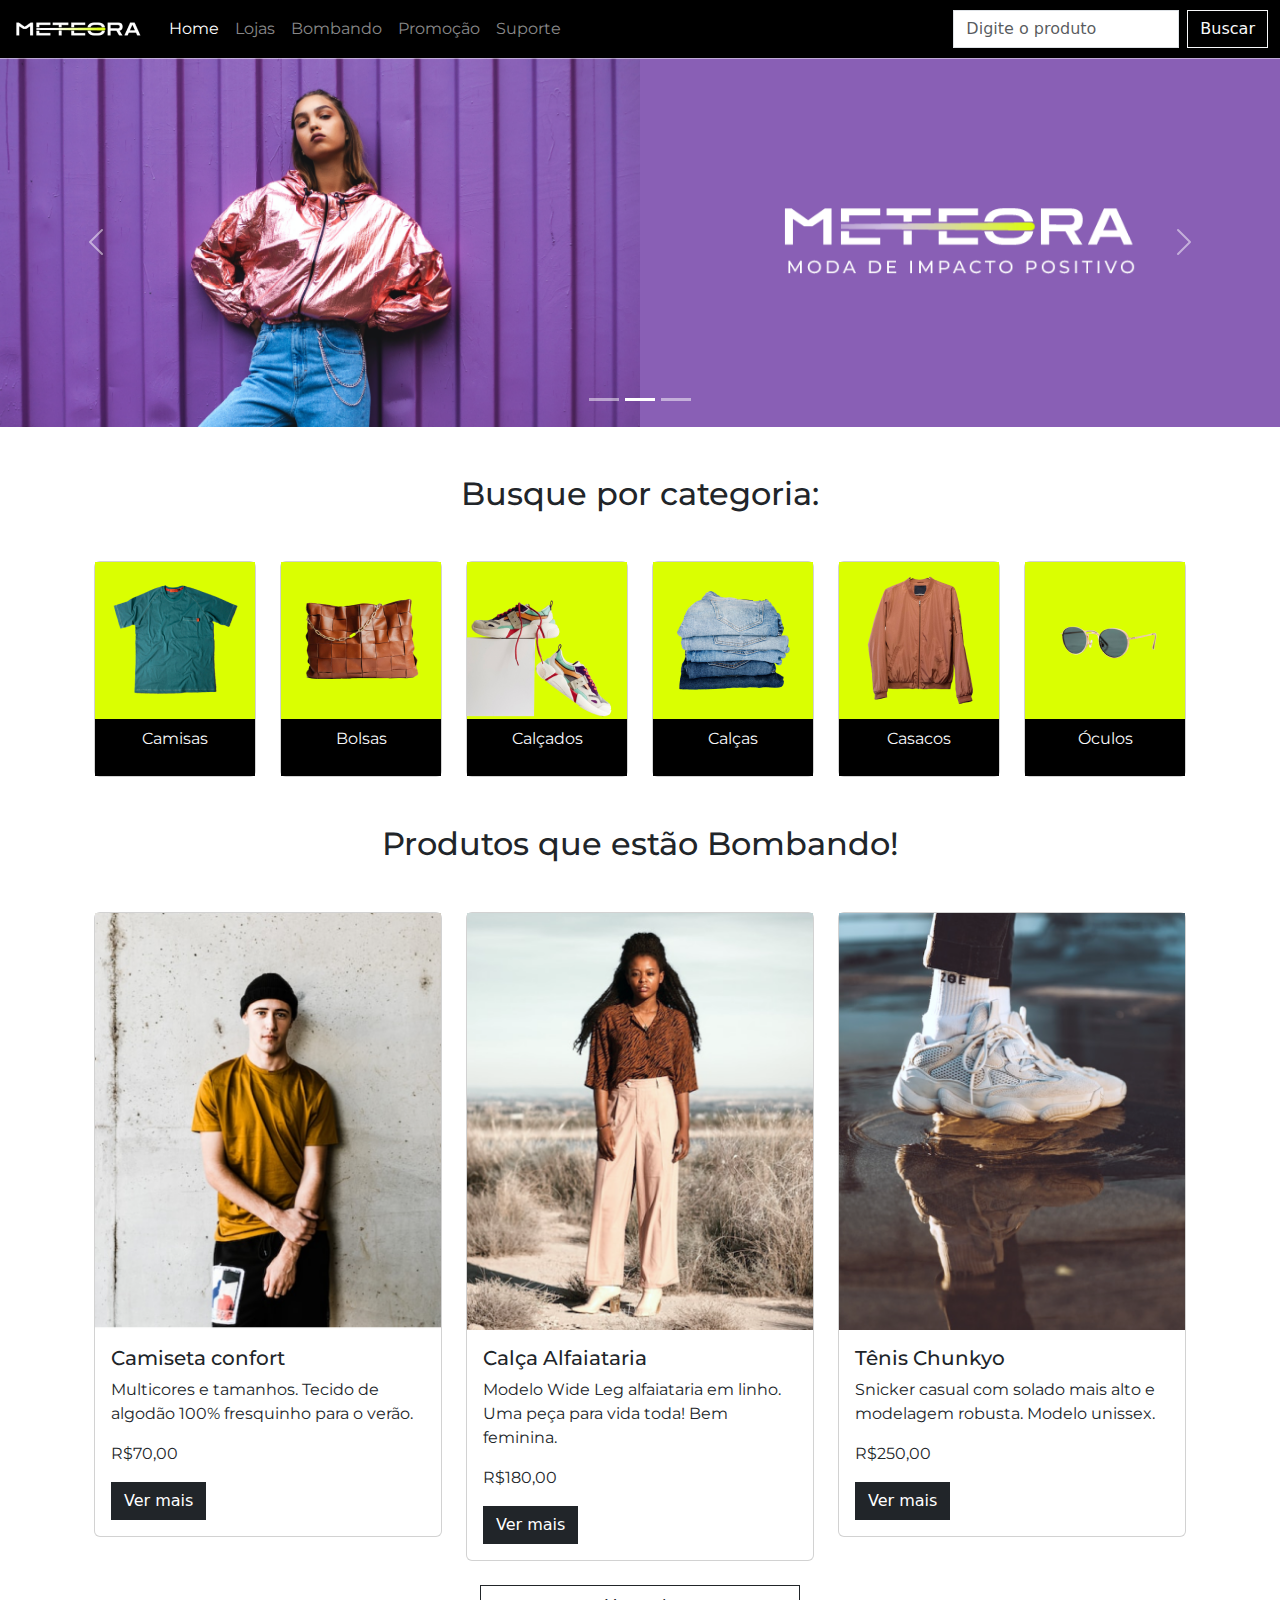
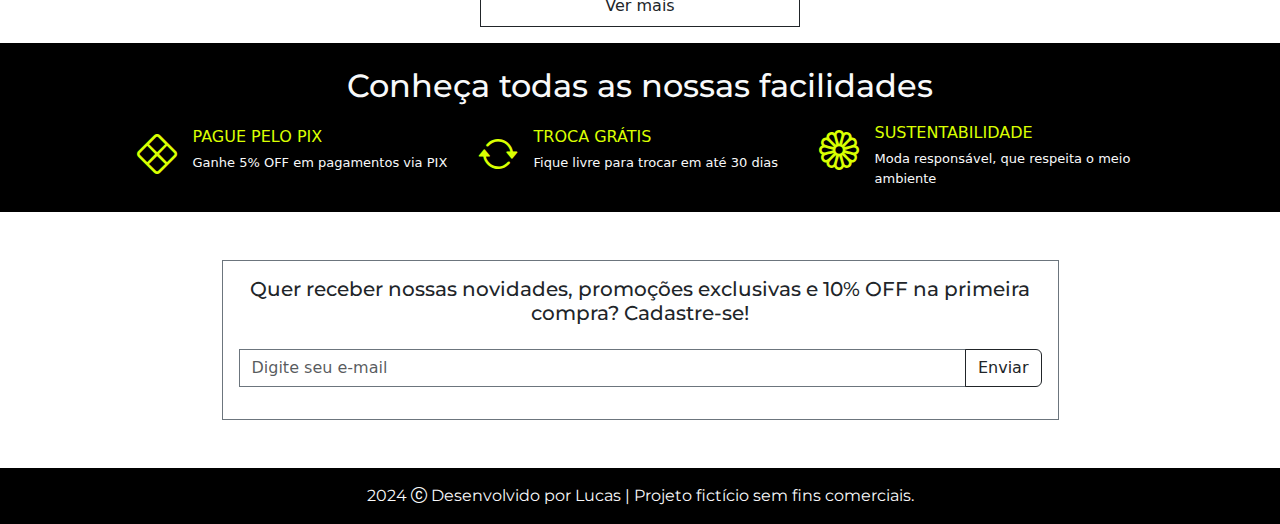
<file: meteora/index.html>
<!DOCTYPE html>
<html lang="pt-br">
<head>
    <meta charset="UTF-8">
    <meta http-equiv="X-UA-Compatible" content="IE=edge">
    <meta name="viewport" content="width=device-width, initial-scale=1.0">
    <link rel="shortcut icon" href="assets/favicon.png" type="image/x-icon">
    <title>METEORA</title>
    <link rel="stylesheet" href="style.css">
    <link rel="stylesheet" href="https://cdn.jsdelivr.net/npm/bootstrap-icons@1.11.3/font/bootstrap-icons.min.css">
    <link href="https://cdn.jsdelivr.net/npm/bootstrap@5.3.3/dist/css/bootstrap.min.css" rel="stylesheet" integrity="sha384-QWTKZyjpPEjISv5WaRU9OFeRpok6YctnYmDr5pNlyT2bRjXh0JMhjY6hW+ALEwIH" crossorigin="anonymous">
</head>
<body class="m-0 p-0">
    
    <nav class="navbar navbar-expand-md bg-black navbar-dark"><!-- Inicio NavBar -->
        <div class="container-fluid">
          <a class="navbar-brand" href="index.html"><h1 class="m-0"><img class="d-block" src="assets/logo-meteora.png" alt="logo-meteora"></h1></a>
          <button class="navbar-toggler" type="button" data-bs-toggle="collapse" data-bs-target="#navbarSupportedContent" aria-controls="navbarSupportedContent" aria-expanded="false" aria-label="Toggle navigation">
            <span class="navbar-toggler-icon"></span>
          </button>
          <div class="collapse navbar-collapse" id="navbarSupportedContent">
            <ul class="navbar-nav me-auto">
              <li class="nav-item">
                <a class="nav-link active" aria-current="page" href="index.html">Home</a>
              </li>
              <li class="nav-item">
                <a class="nav-link" href="links-navbar/lojas.html">Lojas</a>
              </li>
              <li class="nav-item">
                <a class="nav-link" href="links-navbar/bombando.html">Bombando</a>
              </li>
              <li class="nav-item">
                <a class="nav-link" href="links-navbar/promocao.html">Promoção</a>
              </li>
              <li class="nav-item">
                <a class="nav-link" href="links-navbar/suporte.html">Suporte</a>
              </li>
            </ul>
            <form class="d-flex" role="search">
              <input class="form-control me-2 rounded-0" type="search" placeholder="Digite o produto" aria-label="Pesquisar">
              <button class="btn btn-outline-light rounded-0" type="submit">Buscar</button>
            </form>
        </div>
        </div>
    </nav><!-- Fim NavBar -->
    
    <div id="carouselExampleCaptions" class="carousel slide" data-bs-ride="carousel"> <!-- Inicio Carrosel -->
        <div class="carousel-indicators">
          <button type="button" data-bs-target="#carouselExampleCaptions" data-bs-slide-to="0" class="" aria-label="Slide 1"></button>
          <button type="button" data-bs-target="#carouselExampleCaptions" data-bs-slide-to="1" aria-label="Slide 2" class="active" aria-current="true"></button>
          <button type="button" data-bs-target="#carouselExampleCaptions" data-bs-slide-to="2" aria-label="Slide 3" class=""></button>
        </div>
            <div class="carousel-inner">
              <div class="carousel-item active">
                <img class="w-100 img-fluid d-md-none" src="./assets/Mobile/banner1-mobile.png"
                  alt="Modelo feminina vestindo blusa rosa fluorescente, em fundo lilás.">
                <img class="w-100 img-fluid d-none d-md-block d-xl-none" src="./assets/Tablet/banner1-tablet.png"
                  alt="Modelo feminina vestindo blusa rosa fluorescente, em fundo lilás.">
                <img class="w-100 img-fluid d-none d-xl-block" src="./assets/Desktop/banner1-desktop.png"
                  alt="Modelo feminina vestindo blusa rosa fluorescente, em fundo lilás.">
              </div>
              <div class="carousel-item position-relative">
                <img class="w-100 img-fluid d-md-none" src="./assets/Mobile/banner2-mobile.png"
                  alt="Modelo feminina utilizando óculos escuros e vestindo conjunto esportivo de blusa e calça na cor preta, sentada em um sofá preto em um fundo rosa.">
                <img class="w-100 img-fluid d-none d-md-block d-xl-none" src="./assets/Tablet/banner2-tablet.png"
                  alt="Modelo feminina utilizando óculos escuros e vestindo conjunto esportivo de blusa e calça na cor preta, sentada em um sofá preto em um fundo rosa.">
                <img class="w-100 img-fluid d-none d-xl-block" src="./assets/Desktop/banner2-desktop.png"
                  alt="Modelo feminina utilizando óculos escuros e vestindo conjunto esportivo de blusa e calça na cor preta, sentada em um sofá preto em um fundo rosa.">
                <div class="carousel-caption position-absolute posicao">
                  <h5 class="fs-1">COLEÇÃO ATEMPORAL</h5>
                </div>
              </div>
              <div class="carousel-item position-relative">
                <img class="w-100 img-fluid d-md-none" src="./assets/Mobile/banner3-mobile.png"
                  alt="Modelo feminina utilizando óculos escuros e vestindo conjunto esportivo de blusa e calça na cor preta, sentada em um sofá preto em um fundo rosa.">
                <img class="w-100 img-fluid d-none d-md-block d-xl-none" src="./assets/Tablet/banner3-tablet.png"
                  alt="Modelo feminina utilizando óculos escuros e vestindo conjunto esportivo de blusa e calça na cor preta, sentada em um sofá preto em um fundo rosa.">
                <img class="w-100 img-fluid d-none d-xl-block" src="./assets/Desktop/banner3-desktop.png"
                  alt="Modelo feminina utilizando óculos escuros e vestindo conjunto esportivo de blusa e calça na cor preta, sentada em um sofá preto em um fundo rosa.">
                <div class="carousel-caption position-absolute posicao">
                  <h5 class="fs-1">SEMPRE NA MODA</h5>
                </div>
              </div>
            </div>
        <button class="carousel-control-prev" type="button" data-bs-target="#carouselExampleCaptions" data-bs-slide="prev">
          <span class="carousel-control-prev-icon" aria-hidden="true"></span>
          <span class="visually-hidden">Anterior</span>
        </button>
        <button class="carousel-control-next" type="button" data-bs-target="#carouselExampleCaptions" data-bs-slide="next">
          <span class="carousel-control-next-icon" aria-hidden="true"></span>
          <span class="visually-hidden">Próximo</span>
        </button>
    </div> <!-- Fim Carrosel -->

    <h2 class="text-center my-3 my-xl-5 titulos-com-borda">Busque por categoria:</h2>

    <div class="container row mx-auto g-4"> <!-- Inicio Categorias -->

      <div class="col-6 col-md-4 col-xl-2">  
        <div class="card"> 
          <img class="d-md-none d-block" src="./assets/Mobile/categorias/categoria-camiseta.png" alt="fds">
          <img class="d-none d-md-block d-xl-none" src="./assets/Tablet/categorias/categoria-camiseta.png" alt="fds">
          <img class="d-none d-xl-block" src="./assets/Desktop/categorias/categoria-camiseta.png" alt="fds">
          <div class="card-header bg-black">
            <p class="text-center text-light">Camisas</p>
          </div>
        </div>
      </div>

      <div class="col-6 col-md-4 col-xl-2">  
        <div class="card">
          <img class="d-md-none d-block" src="./assets/Mobile/categorias/categoria-bolsas.png" alt="fds">
          <img class="d-none d-md-block d-xl-none" src="./assets/Tablet/categorias/categoria-bolsas.png" alt="fds">
          <img class="d-none d-xl-block" src="./assets/Desktop/categorias/categoria-bolsa.png" alt="fds">
          <div class="card-header bg-black">
            <p class="text-center text-light">Bolsas</p>
          </div>
        </div>
      </div>

      <div class="col-6 col-md-4 col-xl-2">  
        <div class="card">
          <img class="d-md-none d-block" src="./assets/Mobile/categorias/categoria-calcados.png" alt="fds">
          <img class="d-none d-md-block d-xl-none" src="./assets/Tablet/categorias/categoria-calcados.png" alt="fds">
          <img class="d-none d-xl-block" src="./assets/Desktop/categorias/categoria-calcados.png" alt="fds">
          <div class="card-header bg-black">
            <p class="text-center text-light">Calçados</p>
          </div>
        </div>
      </div>

      <div class="col-6 col-md-4 col-xl-2">  
        <div class="card">
          <img class="d-md-none d-block" src="./assets/Mobile/categorias/categoria-calcas.png" alt="fds">
          <img class="d-none d-md-block d-xl-none" src="./assets/Tablet/categorias/categoria-calcas.png" alt="fds">
          <img class="d-none d-xl-block" src="./assets/Desktop/categorias/categoria-calcas.png" alt="fds">
          <div class="card-header bg-black">
            <p class="text-center text-light">Calças</p>
          </div>
        </div>
      </div>

      <div class="col-6 col-md-4 col-xl-2">  
        <div class="card">
          <img class="d-md-none d-block" src="./assets/Mobile/categorias/categoria-casacos.png" alt="fds">
          <img class="d-none d-md-block d-xl-none" src="./assets/Tablet/categorias/categoria-casacos.png" alt="fds">
          <img class="d-none d-xl-block" src="./assets/Desktop/categorias/categoria-casacos.png" alt="fds">
          <div class="card-header bg-black">
            <p class="text-center text-light">Casacos</p>
          </div>
        </div>
      </div>

      <div class="col-6 col-md-4 col-xl-2">  
        <div class="card">
          <img class="d-md-none d-block" src="./assets/Mobile/categorias/categoria-oculos.png" alt="fds">
          <img class="d-none d-md-block d-xl-none" src="./assets/Tablet/categorias/categoria-oculos.png" alt="fds">
          <img class="d-none d-xl-block" src="./assets/Desktop/categorias/categoria-oculos.png" alt="fds">
          <div class="card-header bg-black">
            <p class="text-center text-light">Óculos</p>
          </div>
        </div>
      </div>

    </div> <!-- Fim Categorias -->

    <h2 class="container text-center my-3 my-xl-5">Produtos que estão Bombando!</h2>

    <div class="container row mx-auto g-4"> <!-- Inicio Produtos -->

      <div class="col-12 col-md-6 col-lg-4 pb-4">
        <div class="card">
          <img class="d-md-none d-block" src="./assets/Mobile/produtos/camiseta.png" alt="fds">
          <img class="d-none d-md-block d-xl-none" src="./assets/Tablet/produtos/camiseta.png" alt="fds">
          <img class="d-none d-xl-block" src="./assets/Desktop/produtos/camiseta.png" alt="fds">
          <div class="card-body">
            <h5 class="card-title">Camiseta confort</h5>
            <p class="card-text">Multicores e tamanhos. Tecido de algodão 100% fresquinho para o verão.</p>
            <p>R$70,00</p>
            <a href="#" class="btn btn-dark rounded-0">Ver mais</a>
          </div>
        </div>
      </div>

      <div class="col-12 col-md-6 col-lg-4 pb-4">
        <div class="card">
          <img class="d-md-none d-block" src="./assets/Mobile/produtos/calca.png" alt="fds">
          <img class="d-none d-md-block d-xl-none" src="./assets/Tablet/produtos/calca.png" alt="fds">
          <img class="d-none d-xl-block" src="./assets/Desktop/produtos/calca.png" alt="fds">
          <div class="card-body">
            <h5 class="card-title">Calça Alfaiataria</h5>
            <p class="card-text">Modelo Wide Leg alfaiataria em linho. Uma peça para vida toda! Bem feminina.</p>
            <p>R$180,00</p>
            <a href="#" class="btn btn-dark rounded-0">Ver mais</a>
          </div>
        </div>
      </div>

      <div class="col-12 col-md-6 col-lg-4 pb-4">
        <div class="card">
          <img class="d-md-none d-block" src="./assets/Mobile/produtos/tenis.png" alt="fds">
          <img class="d-none d-md-block d-xl-none" src="./assets/Tablet/produtos/tenis.png" alt="fds">
          <img class="d-none d-xl-block" src="./assets/Desktop/produtos/tenis.png" alt="fds">
          <div class="card-body">
            <h5 class="card-title">Tênis Chunkyo</h5>
            <p class="card-text">Snicker casual com solado mais alto e modelagem robusta. Modelo unissex.</p>
            <p>R$250,00</p>
            <a href="#" class="btn btn-dark rounded-0">Ver mais</a>
          </div>
        </div>
      </div>

    </div> <!-- Fim Produtos -->

    <a href="links-navbar/bombando.html" type="button" class="container d-flex mb-3 w-25 justify-content-center btn btn-outline-dark rounded-0 py-2">Ver mais</a>

    <section class="py-4 bg-black">
      <!-- Inicio Facilidades -->

      <h2 class="pb-2 text-center text-light">Conheça todas as nossas facilidades</h2>

      <div class="d-flex flex-column flex-lg-row justify-content-center align-items-center gap-3 px-3">
        <div class="divs-facilidades d-flex">
          <div><i class="bi bi-x-diamond fs-1 texto-cor-verde"></i></div>
          <div>
            <div class="ms-3 mb-1 texto-cor-verde">PAGUE PELO PIX</div>
            <div class="texto-menor ms-3 text-light">Ganhe 5% OFF em pagamentos via PIX</div>
          </div>
        </div>

        <div class="divs-facilidades d-flex">
          <div><i class="bi bi-arrow-repeat fs-1 texto-cor-verde"></i></div>
          <div>
            <div class="ms-3 mb-1 texto-cor-verde">TROCA GRÁTIS</div>
            <div class="texto-menor ms-3 text-light">Fique livre para trocar em até 30 dias</div>
          </div>
        </div>

        <div class="divs-facilidades d-flex">
          <div><i class="bi bi-flower1 fs-1 texto-cor-verde"></i></div>
          <div>
            <div class="ms-3 mb-1 texto-cor-verde">SUSTENTABILIDADE</div>
            <div class="texto-menor ms-3 text-light">Moda responsável, que respeita o meio ambiente</div>
          </div>
        </div>
      </div>

    </section> <!-- Fim Facilidades -->

    <div class="container"> <!-- Inicio Form -->
      <form class="container w-75 d-flex flex-column border border-secondary my-3 my-xl-5 p-3 text-center">
        
        <h5>Quer receber nossas novidades, promoções exclusivas e 10% OFF na primeira compra? Cadastre-se!</h5>

        <div class="input-group my-3">
          <input type="email" class="form-control border-secondary rounded-0" placeholder="Digite seu e-mail" aria-label="Digite seu e-mail" aria-describedby="button-addon2" /> 
          <button class="btn btn-outline-dark" type="button" id="button-addon2">Enviar</button>
        </div>

      </form>
    </div> <!-- Fim Form -->

    <footer class="text-center bg-black"> <!--Inicio Footer-->
      <p class="py-3 text-light">2024 <i class="bi bi-c-circle"></i> Desenvolvido por Lucas | Projeto fictício sem fins comerciais.</p>
    </footer> <!--Fim Footer-->
    <script src="https://cdn.jsdelivr.net/npm/bootstrap@5.3.3/dist/js/bootstrap.bundle.min.js" integrity="sha384-YvpcrYf0tY3lHB60NNkmXc5s9fDVZLESaAA55NDzOxhy9GkcIdslK1eN7N6jIeHz" crossorigin="anonymous"></script>
</body>
</html>
</file>
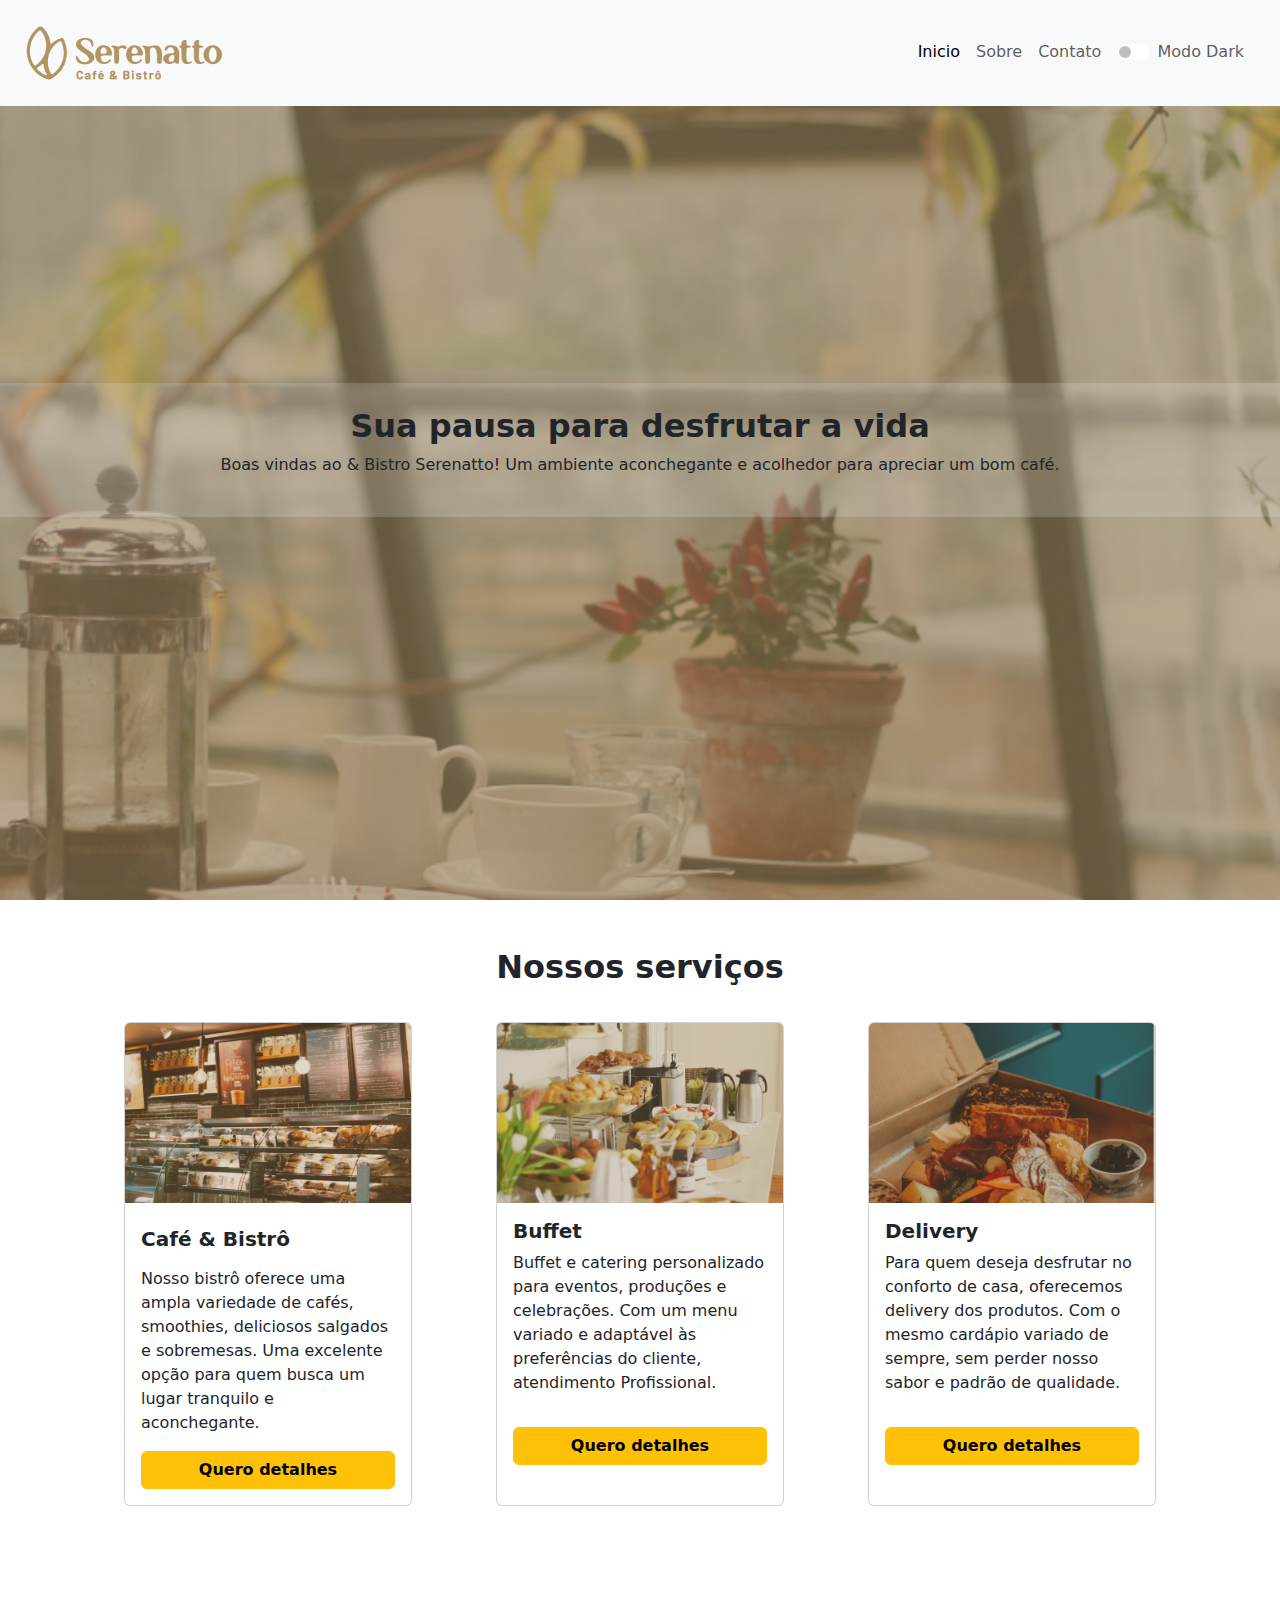
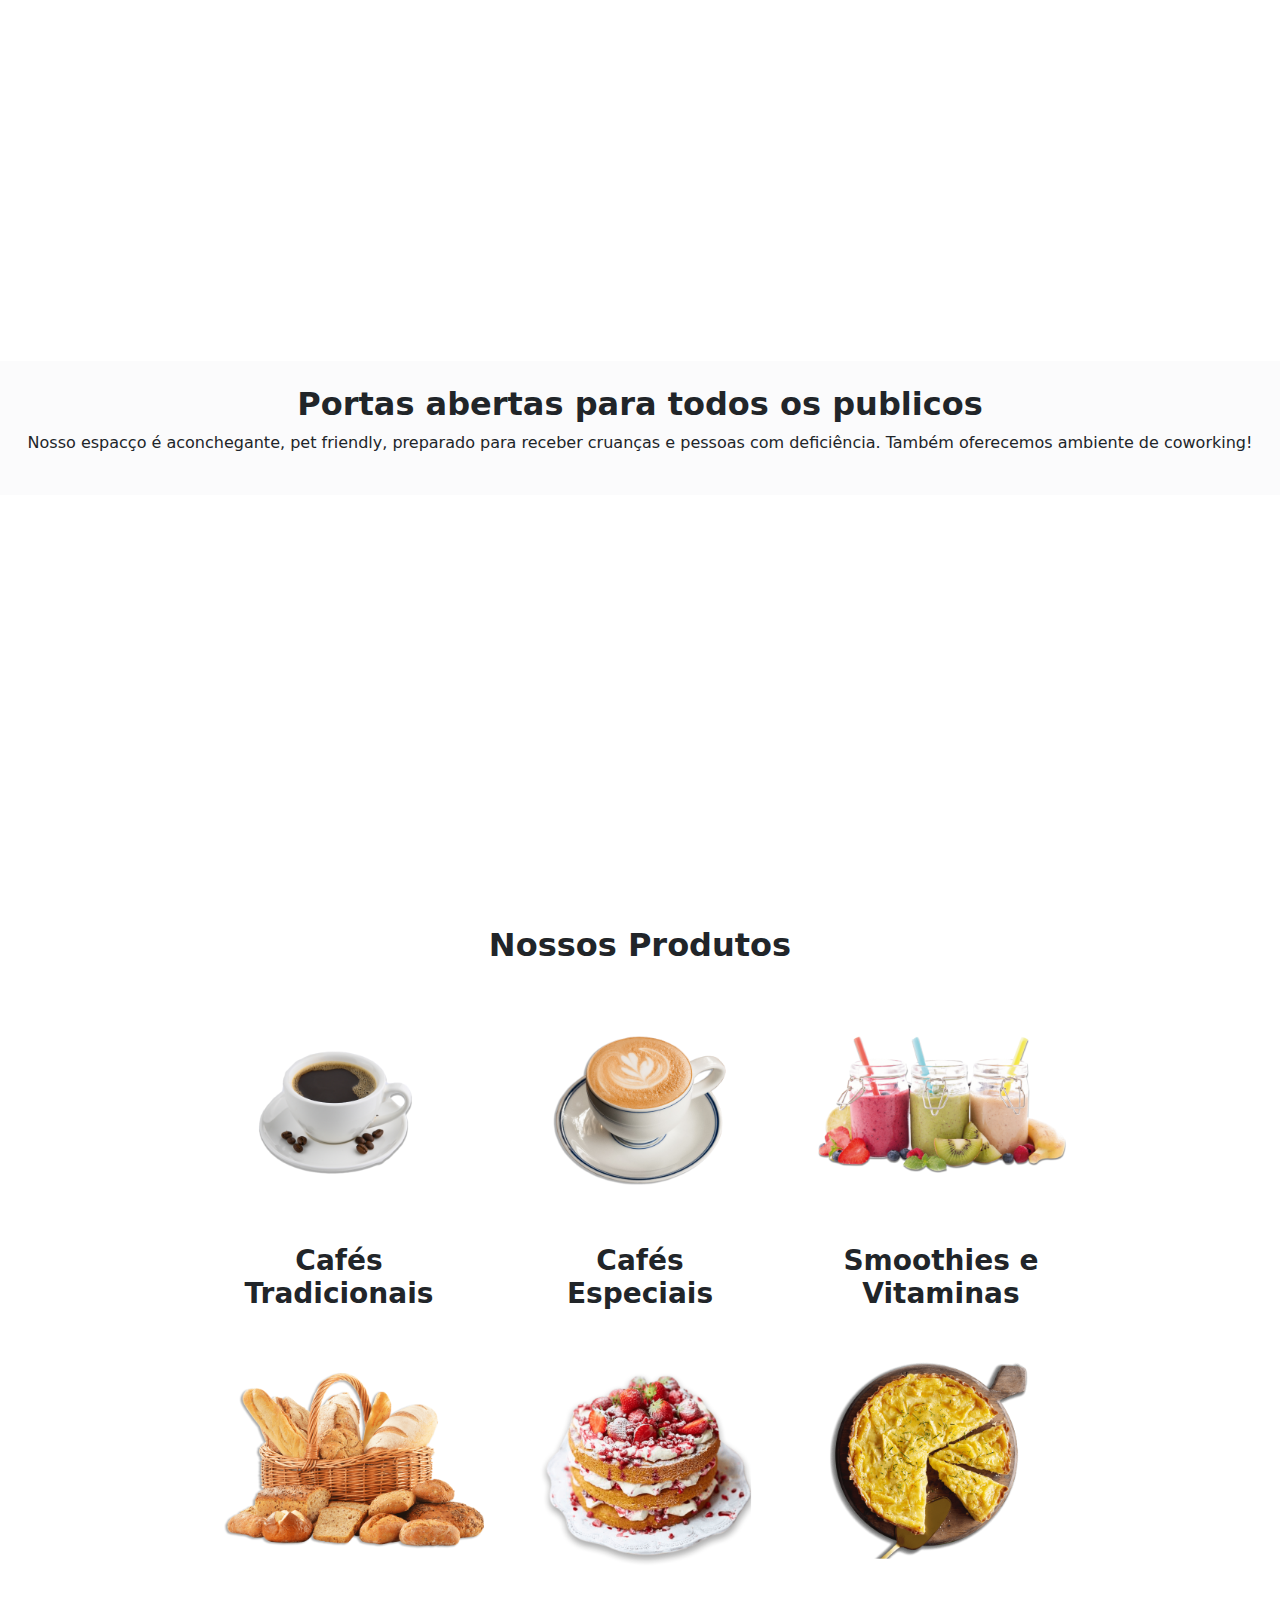
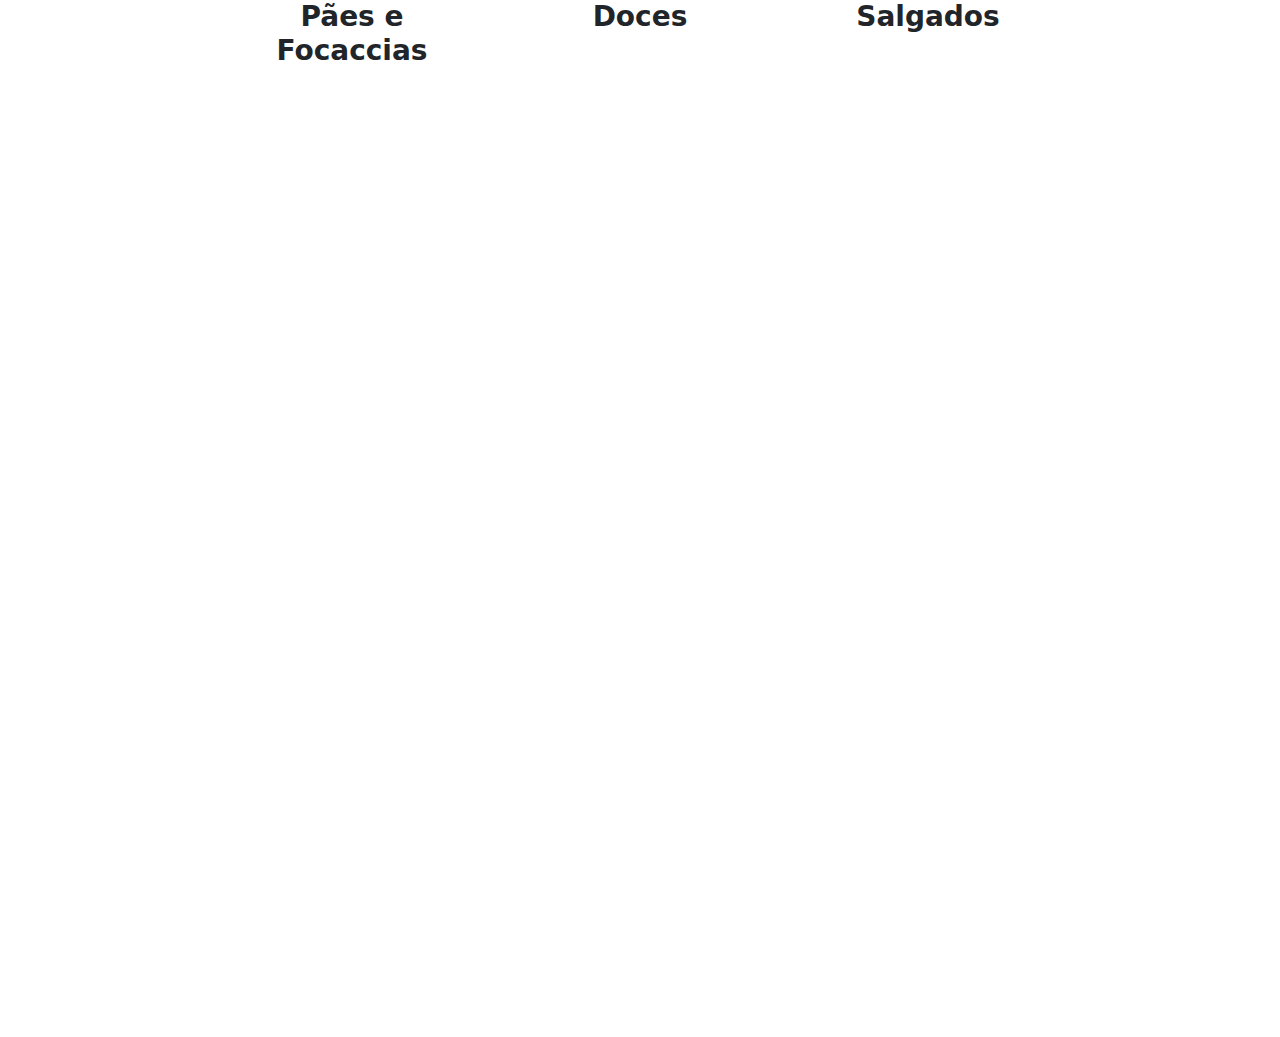
<file: serenatto/index.html>
<!DOCTYPE html>
<html lang="pt-br">

<head>
  <meta charset="UTF-8">
  <meta name="viewport" content="width=device-width, initial-scale=1.0">
  <title>Serenatto</title>
  <link rel="stylesheet" href="style.css">
  <link href="https://cdn.jsdelivr.net/npm/bootstrap@5.3.3/dist/css/bootstrap.min.css" rel="stylesheet"
    integrity="sha384-QWTKZyjpPEjISv5WaRU9OFeRpok6YctnYmDr5pNlyT2bRjXh0JMhjY6hW+ALEwIH" crossorigin="anonymous">
  <link rel="stylesheet" href="https://cdn.jsdelivr.net/npm/bootstrap-icons@1.11.3/font/bootstrap-icons.min.css">
  <link rel="preconnect" href="https://fonts.googleapis.com">
  <link rel="preconnect" href="https://fonts.gstatic.com" crossorigin>
  <link
    href="https://fonts.googleapis.com/css2?family=Barlow:ital,wght@0,100;0,200;0,300;0,400;0,500;0,600;0,700;0,800;0,900;1,100;1,200;1,300;1,400;1,500;1,600;1,700;1,800;1,900&display=swap"
    rel="stylesheet">
</head>

<body>

  <header> <!--Navbar-->
    <nav class="navbar-expand-lg navbar bg-body-tertiary fixed-top">
      <div class="container-fluid">
        <a class="navbar-brand" href="#"><img src="./assets/logo.png" alt="Logo da cafeteria Serenatto"></a>
        <button class="navbar-toggler" type="button" data-bs-toggle="offcanvas" data-bs-target="#offcanvasNavbar"
          aria-controls="offcanvasNavbar" aria-label="Toggle navigation">
          <span class="navbar-toggler-icon"></span>
        </button>
        <div class="offcanvas offcanvas-end" tabindex="-1" id="offcanvasNavbar" aria-labelledby="offcanvasNavbarLabel">
          <div class="offcanvas-header">
            <h5 class="offcanvas-title" id="offcanvasNavbarLabel"><img src="./assets/logo-mobile.png"
                alt="Logo da cafeteria Serenatto"></h5>
            <button type="button" class="btn-close" data-bs-dismiss="offcanvas" aria-label="Close"></button>
          </div>
          <div class="offcanvas-body">
            <ul class="navbar-nav justify-content-end flex-grow-1 pe-3">
              <li class="nav-item">
                <a class="nav-link active" aria-current="page" href="#">Inicio</a>
              </li>
              <li class="nav-item">
                <a class="nav-link" href="#">Sobre</a>
              </li>
              <li class="nav-item">
                <a class="nav-link" href="#">Contato</a>
              </li>
              <li class="nav-item">
                <a class="nav-link" href="#">
                  <div class="form-check form-switch">
                    <input class="form-check-input" type="checkbox" role="switch" id="flexSwitchCheckDefault">
                    <label class="form-check-label" for="flexSwitchCheckDefault">Modo Dark</label>
                  </div>
                </a>
              </li>
          </div>
        </div>
      </div>
    </nav>
  </header> <!--Fim Navbar-->

  <main>
    <section class="banners banner-1 d-flex flex-column justify-content-center text-center"><!--Banner-1-->
      <div style="--bs-bg-opacity: .2;" class="banners-titulo bg-body-secondary py-4">
        <h2 class="fw-bold">Sua pausa para desfrutar a vida</h2>
        <p>Boas vindas ao & Bistro Serenatto! Um ambiente aconchegante e acolhedor para apreciar um bom café.</p>
      </div>
    </section> <!--Banner-1-->

    <section class="py-5">
      <h2 class="text-center fw-bold pb-1">Nossos serviços</h2>

      <div class="container d-flex justify-content-around flex-wrap">

        <div class="card m-4" style="width: 18rem;">
          <img src="./assets/cafe-card.png" class="card-img-top"
            alt="Balcão de padaria tradicional com alimentos diversos">
          <div class="card-body">
            <h5 class="card-title py-2 fw-bold">Café & Bistrô</h5>
            <p class="card-text">Nosso bistrô oferece uma ampla variedade de cafés, smoothies, deliciosos
              salgados e sobremesas. Uma excelente opção para quem busca um lugar tranquilo e
              aconchegante.</p>
            <a href="#" class="btn btn-warning w-100 fw-bold" data-bs-toggle="offcanvas" data-bs-target="#canvas-1"
              aria-controls="offcanvasRight">Quero detalhes</a>
          </div>
        </div>

        <div class="card m-4" style="width: 18rem;">
          <img src="./assets/buffet-card.png" class="card-img-top" alt="Mesa de buffet com alimentos diversos">
          <div class="card-body">
            <h5 class="card-title fw-bold">Buffet</h5>
            <p class="card-text">Buffet e catering personalizado para eventos, produções e celebrações. Com
              um menu variado e adaptável às preferências do cliente, atendimento Profissional.</p>
            <a href="#" class="btn btn-warning w-100 fw-bold mt-3" data-bs-toggle="offcanvas" data-bs-target="#canvas-2"
              aria-controls="offcanvasRight">Quero detalhes</a>
          </div>
        </div>

        <div class="card m-4" style="width: 18rem;">
          <img src="./assets/delivery-card.png" class="card-img-top" alt="Caixa aberta armazenando comidas diversas">
          <div class="card-body">
            <h5 class="card-title fw-bold">Delivery</h5>
            <p class="card-text">Para quem deseja desfrutar no conforto de casa, oferecemos delivery dos
              produtos. Com o mesmo cardápio variado de sempre, sem perder nosso sabor e padrão de
              qualidade.</p>
            <a href="#" class="btn btn-warning w-100 fw-bold mt-3" data-bs-toggle="offcanvas" data-bs-target="#canvas-3"
              aria-controls="offcanvasRight">Quero detalhes</a>
          </div>
        </div>
      </div>
    </section>

    <section class="banners banner-2 d-flex flex-column justify-content-center text-center"><!--Banner-2-->
      <div style="--bs-bg-opacity: .2;" class="banners-titulo bg-body-secondary py-4">
        <h2 class="fw-bold">Portas abertas para todos os publicos</h2>
        <p>Nosso espacço é aconchegante, pet friendly, preparado para receber cruanças e pessoas com deficiência. Também
          oferecemos ambiente de coworking!</p>
      </div>
    </section> <!--Banner-2-->

    <section class="py-5 container-fluid align-items-center ">
      <h2 class="fw-bold text-center pb-1">Nossos Produtos</h2>

      <div class="row w-75 d-flex justify-content-center mx-auto">
        <div class="card border-0 btn col-3" style="width: 18rem;" data-bs-toggle="modal" data-bs-target="#modal-1">
          <img src="./assets/produtos-cafe-tradicional.png" class="card-img-top" alt="xicara de cafe preto">
          <div class="card-body text-center">
            <h3 class="card-text fw-bold">Cafés Tradicionais
            </h3>
          </div>
        </div>
        <div class="col-12 col-md-6 col-lg-4">
          <div class="card border-0 mx-auto btn" data-bs-toggle="modal" data-bs-target="#modal-2" style="width: 18rem;">
            <img src="./assets/produtos-cafe-especial.png" class="card-img-top" alt="Café expresso.">
            <div class="card-body">
              <h3 class="card-text fw-bold text-center">Cafés Especiais</h3>
            </div>
          </div>
        </div>
        <div class="card border-0 btn col-3" style="width: 18rem;">
          <img src="./assets/produtos-vitaminas.png" class="card-img-top" alt="xicara de cafe preto">
          <div class="card-body text-center">
            <h3 class="card-text fw-bold">Smoothies e Vitaminas
            </h3>
          </div>
        </div>
        <div class="card border-0 btn col-3" style="width: 18rem;">
          <img src="./assets/produtos-paes.png" class="card-img-top" alt="xicara de cafe preto">
          <div class="card-body text-center">
            <h3 class="card-text fw-bold">Pães e Focaccias
            </h3>
          </div>
        </div>
        <div class="card border-0 btn col-3" style="width: 18rem;">
          <img src="./assets/produtos-doces.png" class="card-img-top" alt="xicara de cafe preto">
          <div class="card-body text-center">
            <h3 class="card-text fw-bold">Doces
            </h3>
          </div>
        </div>
        <div class="card border-0 btn col-3" style="width: 18rem;">
          <img src="./assets/produtos-salgados.png" class="card-img-top" alt="xicara de cafe preto">
          <div class="card-body text-center">
            <h3 class="card-text fw-bold">Salgados
            </h3>
          </div>
        </div>
      </div>

    </section>

    <section class="banners banner-3"> <!--Banner-3-->
    </section> <!--Banner-3-->

  </main>

  <!-- canvas 1 -->
  <div class="offcanvas offcanvas-end" tabindex="-1" id="canvas-1" aria-labelledby="offcanvasRightLabel">
    <div class="offcanvas-header">
      <h5 class="offcanvas-title" id="offcanvasRightLabel">Café & Bistrô</h5>
      <button type="button" class="btn-close" data-bs-dismiss="offcanvas" aria-label="Close"></button>
    </div>
    <div class="offcanvas-body">
      <div class="accordion" id="accordionExample">
        <div class="accordion-item">
          <h2 class="accordion-header">
            <button class="accordion-button botao-padrao" type="button" data-bs-toggle="collapse"
              data-bs-target="#collapseOne" aria-expanded="true" aria-controls="collapseOne">
              Café
            </button>
          </h2>
          <div id="collapseOne" class="accordion-collapse collapse show" data-bs-parent="#accordionExample">
            <div class="accordion-body">
              <strong>This is the first item's accordion body.</strong> It is shown by default, until the collapse
              plugin adds the appropriate classes that we use to style each element.
            </div>
          </div>
        </div>
        <div class="accordion-item">
          <h2 class="accordion-header">
            <button class="accordion-button collapsed botao-padrao" type="button" data-bs-toggle="collapse"
              data-bs-target="#collapseTwo" aria-expanded="false" aria-controls="collapseTwo">
              Bistrô
            </button>
          </h2>
          <div id="collapseTwo" class="accordion-collapse collapse" data-bs-parent="#accordionExample">
            <div class="accordion-body">This is the first item's accordion body.</strong> It is shown by default, until
              the collapse plugin adds the appropriate classes that we use to style each element.
            </div>
          </div>
        </div>
        <div class="accordion-item">
          <h2 class="accordion-header">
            <button class="accordion-button collapsed botao-padrao" type="button" data-bs-toggle="collapse"
              data-bs-target="#collapseThree" aria-expanded="false" aria-controls="collapseThree">
              Coworking
            </button>
          </h2>
          <div id="collapseThree" class="accordion-collapse collapse" data-bs-parent="#accordionExample">
            <div class="accordion-body">This is the first item's accordion body.</strong> It is shown by default, until
              the collapse plugin adds the appropriate classes that we use to style each element.
            </div>
          </div>
        </div>
      </div>
    </div>
  </div>
  <!-- canvas 1 -->

  <!-- canvas 2 -->
  <div class="offcanvas offcanvas-end" tabindex="-1" id="canvas-2" aria-labelledby="offcanvasRightLabel">
    <div class="offcanvas-header">
      <h5 class="offcanvas-title" id="offcanvasRightLabel">Buffet</h5>
      <button type="button" class="btn-close" data-bs-dismiss="offcanvas" aria-label="Close"></button>
    </div>
    <div class="offcanvas-body">
      <div class="accordion" id="accordionExample">
        <div class="accordion-item">
          <h2 class="accordion-header">
            <button class="accordion-button botao-padrao" type="button" data-bs-toggle="collapse"
              data-bs-target="#collapseOne" aria-expanded="true" aria-controls="collapseOne">
              Eventos
            </button>
          </h2>
          <div id="collapseOne" class="accordion-collapse collapse show" data-bs-parent="#accordionExample">
            <div class="accordion-body">
              <strong>This is the first item's accordion body.</strong> It is shown by default, until the collapse
              plugin adds the appropriate classes that we use to style each element.
            </div>
          </div>
        </div>
        <div class="accordion-item">
          <h2 class="accordion-header">
            <button class="accordion-button collapsed botao-padrao" type="button" data-bs-toggle="collapse"
              data-bs-target="#collapseTwo" aria-expanded="false" aria-controls="collapseTwo">
              Catering
            </button>
          </h2>
          <div id="collapseTwo" class="accordion-collapse collapse" data-bs-parent="#accordionExample">
            <div class="accordion-body">This is the first item's accordion body.</strong> It is shown by default, until
              the collapse plugin adds the appropriate classes that we use to style each element.
            </div>
          </div>
        </div>
      </div>
    </div>
  </div>
  <!-- canvas 2 -->

  <!-- canvas 3 -->
  <div class="offcanvas offcanvas-end" tabindex="-1" id="canvas-3" aria-labelledby="offcanvasRightLabel">
    <div class="offcanvas-header">
      <h5 class="offcanvas-title" id="offcanvasRightLabel">Delivery</h5>
      <button type="button" class="btn-close" data-bs-dismiss="offcanvas" aria-label="Close"></button>
    </div>
    <div class="offcanvas-body">
      <div class="accordion" id="accordionExample">
        <div class="accordion-item">
          <h2 class="accordion-header">
            <button class="accordion-button botao-padrao" type="button" data-bs-toggle="collapse"
              data-bs-target="#collapseOne" aria-expanded="true" aria-controls="collapseOne">
              Encomendamos para eventos
            </button>
          </h2>
          <div id="collapseOne" class="accordion-collapse collapse show" data-bs-parent="#accordionExample">
            <div class="accordion-body">
              <strong>This is the first item's accordion body.</strong> It is shown by default, until the collapse
              plugin adds the appropriate classes that we use to style each element.
            </div>
          </div>
        </div>
        <div class="accordion-item">
          <h2 class="accordion-header">
            <button class="accordion-button collapsed botao-padrao" type="button" data-bs-toggle="collapse"
              data-bs-target="#collapseTwo" aria-expanded="false" aria-controls="collapseTwo">
              Entrega por aplicativo
            </button>
          </h2>
          <div id="collapseTwo" class="accordion-collapse collapse" data-bs-parent="#accordionExample">
            <div class="accordion-body">This is the first item's accordion body.</strong> It is shown by default, until
              the collapse plugin adds the appropriate classes that we use to style each element.
            </div>
          </div>
        </div>
      </div>
    </div>
  </div>
  <!-- canvas 3 -->

  <!-- Modal 1 -->
  <div class="modal fade" id="modal-1" tabindex="-1" aria-labelledby="exampleModalLabel" aria-hidden="true">
    <div class="modal-dialog">
      <div class="modal-content">
        <div class="modal-header">
          <h2 class="modal-title fs-5 fw-bold" id="exampleModalLabel">Cafés Tradicionais</h2>
          <button type="button" class="btn-close" data-bs-dismiss="modal" aria-label="Close"></button>
        </div>
        <div class="modal-body">
          <img src="./assets/produtos-cafe-tradicional.png" class="w-100" alt="xicara de cafe preto">
          <p>Lorem ipsum dolor sit amet, consectetur adipisicing elit. Quas consequuntur minus velit deserunt aut dicta
            et laborum deleniti, porro eaque temporibus ducimus veniam est nobis natus expedita doloremque recusandae.
            Sit!</p>
          <p>Lorem ipsum dolor sit amet consectetur, adipisicing elit. Odit, eligendi dolorem libero architecto suscipit
            quaerat nemo quos atque animi sequi eum et facere molestiae praesentium incidunt amet, distinctio quod
            laborum?</p>
        </div>
        <div class="modal-footer mx-auto">
          <button type="button" class="btn btn-warning border-0" data-bs-dismiss="modal">Fechar Janela</button>
        </div>
      </div>
    </div>
  </div>
  <!-- Modal 1 -->

  <!-- Modal 2 -->
  <div class="modal fade" id="modal-2" tabindex="-1" aria-labelledby="exampleModalLabel" aria-hidden="true">
    <div class="modal-dialog">
      <div class="modal-content">
        <div class="modal-header">
          <h2 class="modal-title fs-5 fw-bold" id="exampleModalLabel">Cafés especiais</h2>
          <button type="button" class="btn-close" data-bs-dismiss="modal" aria-label="Close"></button>
        </div>
        <div class="modal-body">
          <img src="./assets/produtos-cafe-especial.png" class="w-100" alt="Xícara de café expresso">
          <p>Somos conhecidos também por nossos cafés especiais, que são cuidadosamente preparados com grãos
            selecionados de alta qualidade e técnicas de preparo precisas.</p>
          <p>Entre as opções de cafés especiais do Café & Bistrô Serenatto, destacamos o café aeropress, que é
            preparado com uma técnica de imersão e pressão, resultando em uma bebida de sabor intenso e
            aroma acentuado. Outra opção popular é o café Hario V60, que é preparado com um filtro de papel
            em formato de cone e resulta em uma bebida limpa e suave, ressaltando as notas sensoriais dos
            grãos. Além disso, oferecemos uma variedade de bebidas geladas, como o café gelado, que é
            preparado com grãos torrados escuros e servido com gelo e leite, resultando em uma bebida
            refrescante e saborosa.</p>
        </div>
        <div class="modal-footer mx-auto">
          <button type="button" class="btn btn-warning border-0" data-bs-dismiss="modal">Fechar
            janela</button>
        </div>
      </div>
    </div>
  </div>
  <!-- Modal 2 -->

  <script src="https://cdn.jsdelivr.net/npm/bootstrap@5.3.3/dist/js/bootstrap.bundle.min.js"
    integrity="sha384-YvpcrYf0tY3lHB60NNkmXc5s9fDVZLESaAA55NDzOxhy9GkcIdslK1eN7N6jIeHz"
    crossorigin="anonymous"></script>
</body>

</html>
</file>
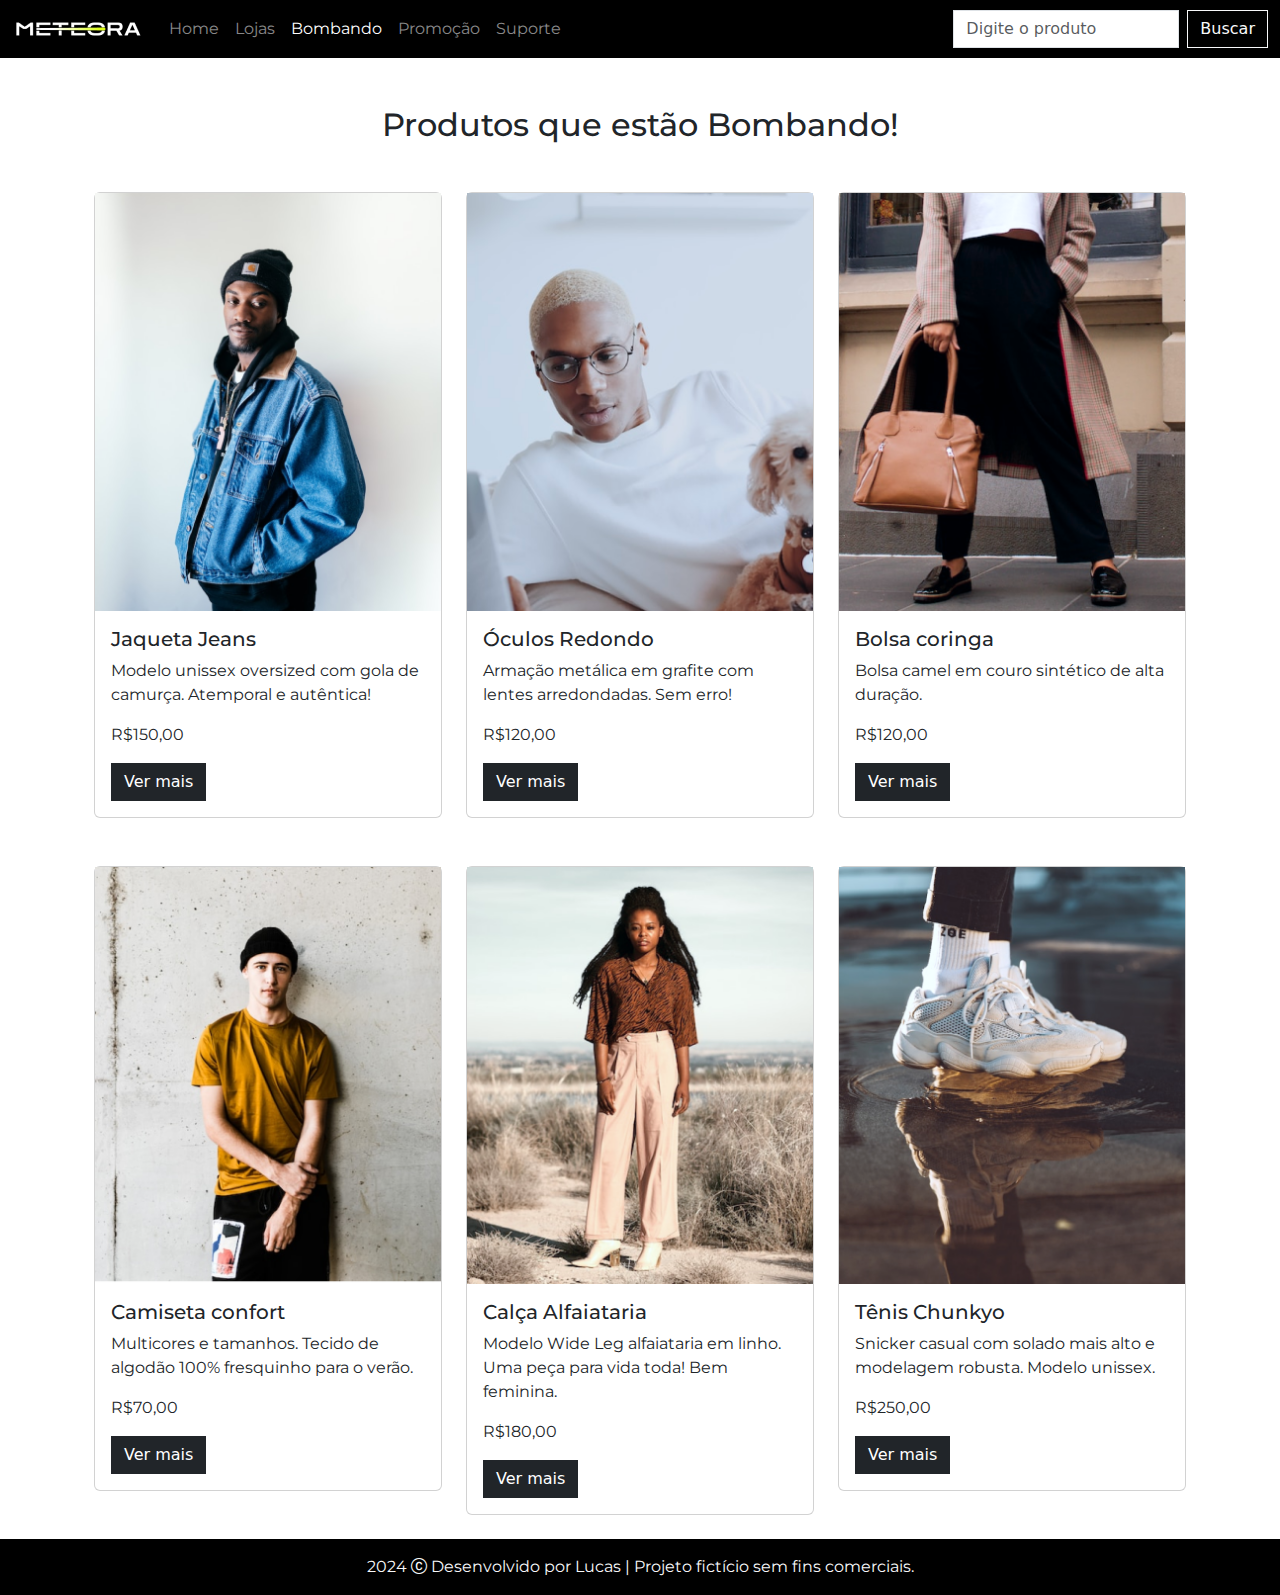
<file: meteora/links-navbar/bombando.html>
<!DOCTYPE html>
<html lang="pt-br">
<head>
    <meta charset="UTF-8">
    <meta http-equiv="X-UA-Compatible" content="IE=edge">
    <meta name="viewport" content="width=device-width, initial-scale=1.0">
    <link rel="shortcut icon" href="../assets/favicon.png" type="image/x-icon">
    <title>Bombando - METEORA</title>
    <link rel="stylesheet" href="../style.css">
    <link rel="stylesheet" href="https://cdn.jsdelivr.net/npm/bootstrap-icons@1.11.3/font/bootstrap-icons.min.css">
    <link href="https://cdn.jsdelivr.net/npm/bootstrap@5.3.3/dist/css/bootstrap.min.css" rel="stylesheet"
        integrity="sha384-QWTKZyjpPEjISv5WaRU9OFeRpok6YctnYmDr5pNlyT2bRjXh0JMhjY6hW+ALEwIH" crossorigin="anonymous">
</head>
<body>

    <nav class="navbar navbar-expand-md bg-black navbar-dark">
        <!-- Inicio NavBar -->
        <div class="container-fluid">
            <a class="navbar-brand" href="../index.html">
                <h1 class="m-0"><img class="d-block" src="../assets/logo-meteora.png" alt="logo-meteora"></h1>
            </a>
            <button class="navbar-toggler" type="button" data-bs-toggle="collapse"
                data-bs-target="#navbarSupportedContent" aria-controls="navbarSupportedContent" aria-expanded="false"
                aria-label="Toggle navigation">
                <span class="navbar-toggler-icon"></span>
            </button>
            <div class="collapse navbar-collapse" id="navbarSupportedContent">
                <ul class="navbar-nav me-auto">
                    <li class="nav-item">
                        <a class="nav-link" aria-current="page" href="../index.html">Home</a>
                    </li>
                    <li class="nav-item">
                        <a class="nav-link" href="lojas.html">Lojas</a>
                    </li>
                    <li class="nav-item">
                        <a class="nav-link active" href="bombando.html">Bombando</a>
                    </li>
                    <li class="nav-item">
                        <a class="nav-link" href="promocao.html">Promoção</a>
                    </li>
                    <li class="nav-item">
                        <a class="nav-link" href="suporte.html">Suporte</a>
                    </li>
                </ul>
                <form class="d-flex" role="search">
                    <input class="form-control me-2 rounded-0" type="search" placeholder="Digite o produto"
                        aria-label="Pesquisar">
                    <button class="btn btn-outline-light rounded-0" type="submit">Buscar</button>
                </form>
            </div>
        </div>
    </nav><!-- Fim NavBar -->

    <h2 class="container text-center my-3 my-xl-5">Produtos que estão Bombando!</h2>

    <div class="container row mx-auto g-4">
        <!-- Inicio Produtos -->

        <div class="col-12 col-md-6 col-lg-4 pb-4">
            <div class="card">
                <img class="d-md-none d-block" src="../assets/Mobile/produtos/jaqueta-jeans.png" alt="fds">
                <img class="d-none d-md-block d-xl-none" src="../assets/Tablet/produtos/jaqueta-jeans.png" alt="fds">
                <img class="d-none d-xl-block" src="../assets/Desktop/produtos/jaqueta-jeans.png" alt="fds">
                <div class="card-body">
                    <h5 class="card-title">Jaqueta Jeans</h5>
                    <p class="card-text">Modelo unissex oversized com gola de camurça. Atemporal e autêntica!</p>
                    <p>R$150,00</p>
                    <a href="#" class="btn btn-dark rounded-0">Ver mais</a>
                </div>
            </div>
        </div>

        <div class="col-12 col-md-6 col-lg-4 pb-4">
            <div class="card">
                <img class="d-md-none d-block" src="../assets/Mobile/produtos/oculos.png" alt="fds">
                <img class="d-none d-md-block d-xl-none" src="../assets/Tablet/produtos/oculos.png" alt="fds">
                <img class="d-none d-xl-block" src="../assets/Desktop/produtos/oculos.png" alt="fds">
                <div class="card-body">
                    <h5 class="card-title">Óculos Redondo</h5>
                    <p class="card-text">Armação metálica em grafite com lentes arredondadas. Sem erro!</p>
                    <p>R$120,00</p>
                    <a href="#" class="btn btn-dark rounded-0">Ver mais</a>
                </div>
            </div>
        </div>

        <div class="col-12 col-md-6 col-lg-4 pb-4">
            <div class="card">
                <img class="d-md-none d-block" src="../assets/Mobile/produtos/bolsa.png" alt="fds">
                <img class="d-none d-md-block d-xl-none" src="../assets/Tablet/produtos/bolsa.png" alt="fds">
                <img class="d-none d-xl-block" src="../assets/Desktop/produtos/bolsa.png" alt="fds">
                <div class="card-body">
                    <h5 class="card-title">Bolsa coringa</h5>
                    <p class="card-text">Bolsa camel em couro sintético de alta duração.</p>
                    <p>R$120,00</p>
                    <a href="#" class="btn btn-dark rounded-0">Ver mais</a>
                </div>
            </div>
        </div>

        <div class="col-12 col-md-6 col-lg-4 pb-4">
            <div class="card">
                <img class="d-md-none d-block" src="../assets/Mobile/produtos/camiseta.png" alt="fds">
                <img class="d-none d-md-block d-xl-none" src="../assets/Tablet/produtos/camiseta.png" alt="fds">
                <img class="d-none d-xl-block" src="../assets/Desktop/produtos/camiseta.png" alt="fds">
                <div class="card-body">
                    <h5 class="card-title">Camiseta confort</h5>
                    <p class="card-text">Multicores e tamanhos. Tecido de algodão 100% fresquinho para o verão.</p>
                    <p>R$70,00</p>
                    <a href="#" class="btn btn-dark rounded-0">Ver mais</a>
                </div>
            </div>
        </div>

        <div class="col-12 col-md-6 col-lg-4 pb-4">
            <div class="card">
                <img class="d-md-none d-block" src="../assets/Mobile/produtos/calca.png" alt="fds">
                <img class="d-none d-md-block d-xl-none" src="../assets/Tablet/produtos/calca.png" alt="fds">
                <img class="d-none d-xl-block" src="../assets/Desktop/produtos/calca.png" alt="fds">
                <div class="card-body">
                    <h5 class="card-title">Calça Alfaiataria</h5>
                    <p class="card-text">Modelo Wide Leg alfaiataria em linho. Uma peça para vida toda! Bem feminina.</p>
                    <p>R$180,00</p>
                    <a href="#" class="btn btn-dark rounded-0">Ver mais</a>
                </div>
            </div>
        </div>

        <div class="col-12 col-md-6 col-lg-4 pb-4">
            <div class="card">
                <img class="d-md-none d-block" src="../assets/Mobile/produtos/tenis.png" alt="fds">
                <img class="d-none d-md-block d-xl-none" src="../assets/Tablet/produtos/tenis.png" alt="fds">
                <img class="d-none d-xl-block" src="../assets/Desktop/produtos/tenis.png" alt="fds">
                <div class="card-body">
                    <h5 class="card-title">Tênis Chunkyo</h5>
                    <p class="card-text">Snicker casual com solado mais alto e modelagem robusta. Modelo unissex.</p>
                    <p>R$250,00</p>
                    <a href="#" class="btn btn-dark rounded-0">Ver mais</a>
                </div>
            </div>
        </div>

    </div> <!-- Fim Produtos -->

    <footer class="text-center bg-black"> <!--Inicio Footer-->
        <p class="py-3 text-light">2024 <i class="bi bi-c-circle"></i> Desenvolvido por Lucas | Projeto fictício sem
            fins comerciais.</p>
    </footer> <!--Fim Footer-->
    <script src="https://cdn.jsdelivr.net/npm/bootstrap@5.3.3/dist/js/bootstrap.bundle.min.js"
        integrity="sha384-YvpcrYf0tY3lHB60NNkmXc5s9fDVZLESaAA55NDzOxhy9GkcIdslK1eN7N6jIeHz" crossorigin="anonymous">
    </script>
</body>
</file>
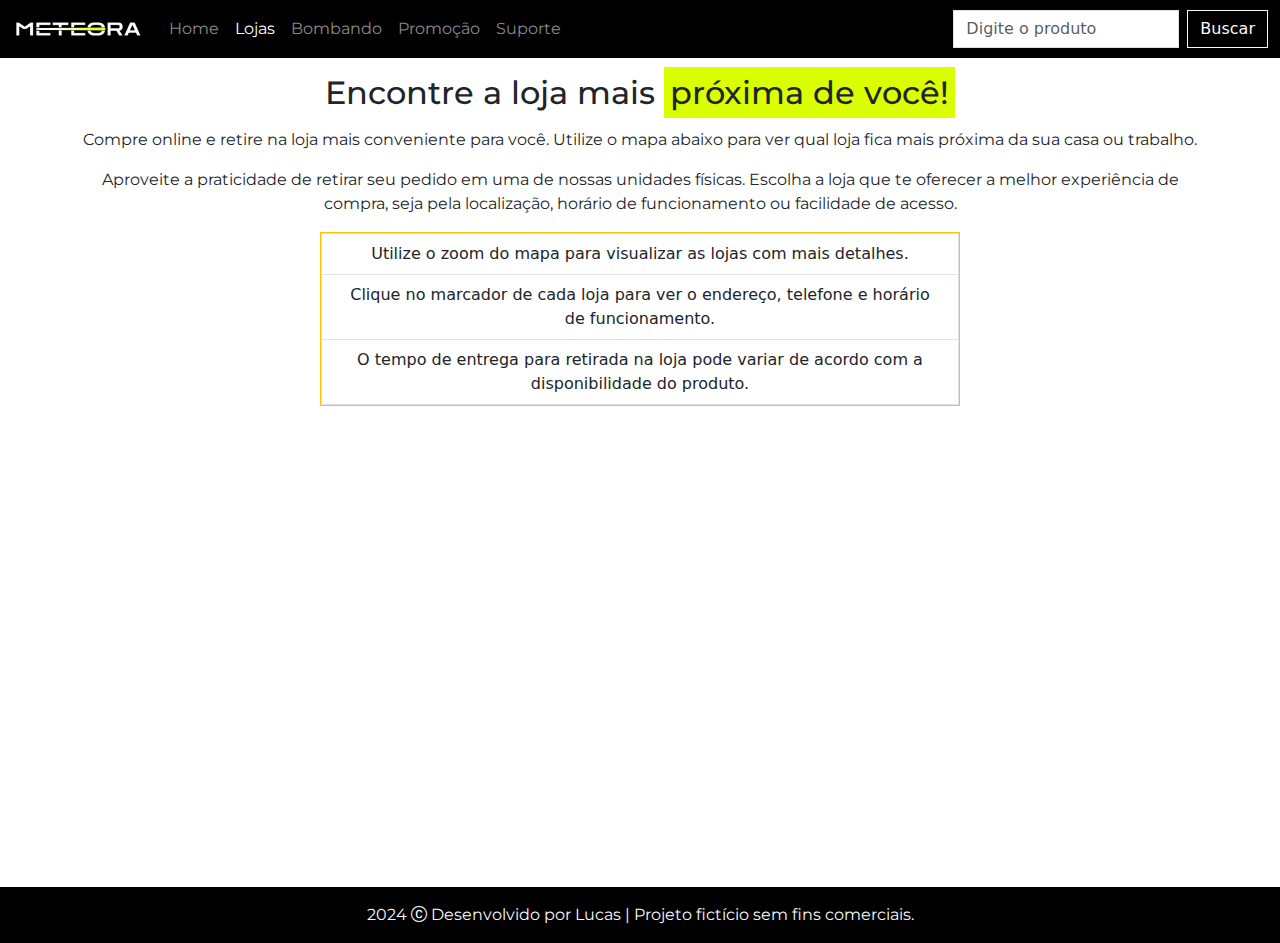
<file: meteora/links-navbar/lojas.html>
<!DOCTYPE html>
<html lang="pt-br">
<head>
    <meta charset="UTF-8">
    <meta http-equiv="X-UA-Compatible" content="IE=edge">
    <meta name="viewport" content="width=device-width, initial-scale=1.0">
    <link rel="shortcut icon" href="../assets/favicon.png" type="image/x-icon">
    <title>Lojas - METEORA</title>
    <link rel="stylesheet" href="../style.css">
    <link rel="stylesheet" href="https://cdn.jsdelivr.net/npm/bootstrap-icons@1.11.3/font/bootstrap-icons.min.css">
    <link href="https://cdn.jsdelivr.net/npm/bootstrap@5.3.3/dist/css/bootstrap.min.css" rel="stylesheet"
        integrity="sha384-QWTKZyjpPEjISv5WaRU9OFeRpok6YctnYmDr5pNlyT2bRjXh0JMhjY6hW+ALEwIH" crossorigin="anonymous">
</head>
<body>

    <nav class="navbar navbar-expand-md bg-black navbar-dark"> <!-- Inicio NavBar -->
        <div class="container-fluid">
            <a class="navbar-brand" href="../index.html">
                <h1 class="m-0"><img class="d-block" src="../assets/logo-meteora.png" alt="logo-meteora"></h1>
            </a>
            <button class="navbar-toggler" type="button" data-bs-toggle="collapse"
                data-bs-target="#navbarSupportedContent" aria-controls="navbarSupportedContent" aria-expanded="false"
                aria-label="Toggle navigation">
                <span class="navbar-toggler-icon"></span>
            </button>
            <div class="collapse navbar-collapse" id="navbarSupportedContent">
                <ul class="navbar-nav me-auto">
                    <li class="nav-item">
                        <a class="nav-link" aria-current="page" href="../index.html">Home</a>
                    </li>
                    <li class="nav-item">
                        <a class="nav-link active" href="lojas.html">Lojas</a>
                    </li>
                    <li class="nav-item">
                        <a class="nav-link" href="bombando.html">Bombando</a>
                    </li>
                    <li class="nav-item">
                        <a class="nav-link" href="promocao.html">Promoção</a>
                    </li>
                    <li class="nav-item">
                        <a class="nav-link" href="suporte.html">Suporte</a>
                    </li>
                </ul>
                <form class="d-flex" role="search">
                    <input class="form-control me-2 rounded-0" type="search" placeholder="Digite o produto"
                        aria-label="Pesquisar">
                    <button class="btn btn-outline-light rounded-0" type="submit">Buscar</button>
                </form>
            </div>
        </div>
    </nav><!-- Fim NavBar -->

    <main> <!--Inicio Maps-->
        <h2 class="container text-center my-3 my-xl-3">Encontre a loja mais <mark class="mark-cor-verde">próxima de você!</mark></h2>
        <p class="container text-center">
            Compre online e retire na loja mais conveniente para você. Utilize o mapa abaixo para ver qual loja fica mais próxima da sua casa ou trabalho.
        </p>
        <p class="container text-center">
            Aproveite a praticidade de retirar seu pedido em uma de nossas unidades físicas. Escolha a loja que te oferecer
            a melhor experiência de compra, seja pela localização, horário de
            funcionamento ou facilidade de acesso.
        </p>
        <ul class="container text-center list-group w-50 border border-warning mb-4 p-0 rounded-0">
            <li class="list-group-item">Utilize o zoom do mapa para visualizar as lojas com mais detalhes.</li>
            <li class="list-group-item">Clique no marcador de cada loja para ver o endereço, telefone e horário de
                funcionamento.</li>
            <li class="list-group-item">O tempo de entrega para retirada na loja pode variar de acordo com a disponibilidade
                do produto.</li>
        </ul>
        <iframe class="container-fluid" src="https://www.google.com/maps/embed?pb=!1m18!1m12!1m3!1d4035570.9734693305!2d-67.1666685664737!3d-8.973316835741208!2m3!1f0!2f0!3f0!3m2!1i1024!2i768!4f13.1!3m3!1m2!1s0x922d328ca4a88c47%3A0x4380950ed6230760!2sPorto%20Velho%20-%20RO!5e0!3m2!1spt-BR!2sbr!4v1716986156011!5m2!1spt-BR!2sbr" width="600" height="450" style="border:0;" allowfullscreen="" loading="lazy" referrerpolicy="no-referrer-when-downgrade"></iframe>
    </main> <!--Fim Maps-->

    <footer class="text-center bg-black"> <!--Inicio Footer-->
        <p class="py-3 text-light">2024 <i class="bi bi-c-circle"></i> Desenvolvido por Lucas | Projeto fictício sem
            fins comerciais.</p>
    </footer>
    <!--Fim Footer-->

    <script src="https://cdn.jsdelivr.net/npm/bootstrap@5.3.3/dist/js/bootstrap.bundle.min.js" integrity="sha384-YvpcrYf0tY3lHB60NNkmXc5s9fDVZLESaAA55NDzOxhy9GkcIdslK1eN7N6jIeHz" crossorigin="anonymous"></script>
</body>
</file>
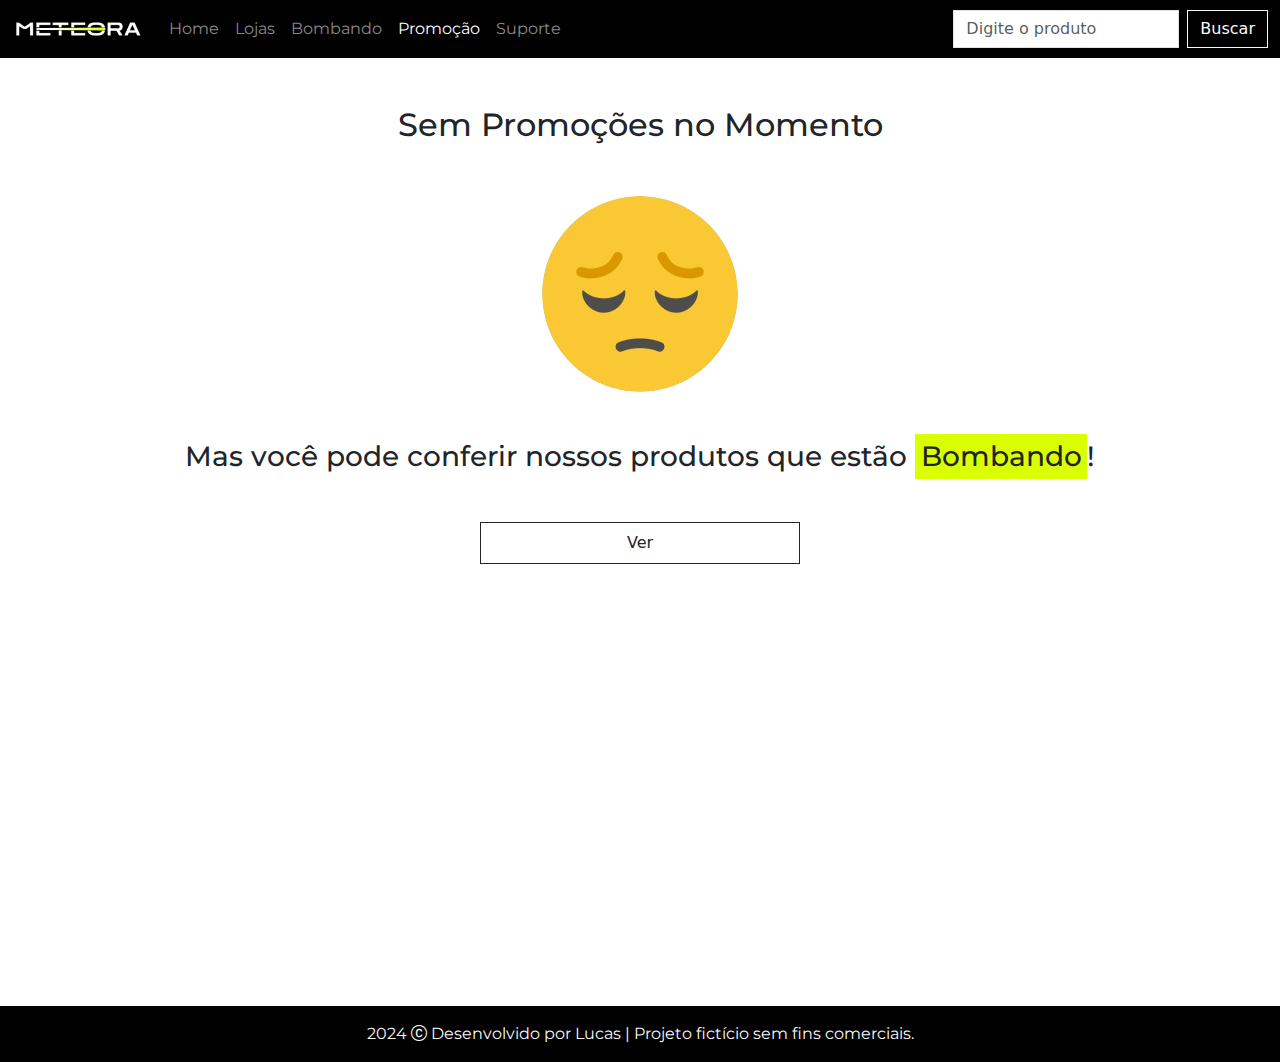
<file: meteora/links-navbar/promocao.html>
<!DOCTYPE html>
<html lang="pt-br">
<head>
    <meta charset="UTF-8">
    <meta http-equiv="X-UA-Compatible" content="IE=edge">
    <meta name="viewport" content="width=device-width, initial-scale=1.0">
    <link rel="shortcut icon" href="../assets/favicon.png" type="image/x-icon">
    <title>Promoção - METEORA</title>
    <link rel="stylesheet" href="../style.css">
    <link rel="stylesheet" href="https://cdn.jsdelivr.net/npm/bootstrap-icons@1.11.3/font/bootstrap-icons.min.css">
    <link href="https://cdn.jsdelivr.net/npm/bootstrap@5.3.3/dist/css/bootstrap.min.css" rel="stylesheet"
        integrity="sha384-QWTKZyjpPEjISv5WaRU9OFeRpok6YctnYmDr5pNlyT2bRjXh0JMhjY6hW+ALEwIH" crossorigin="anonymous">
</head>
<body>

    <nav class="navbar navbar-expand-md bg-black navbar-dark"> <!-- Inicio NavBar -->
        <div class="container-fluid">
            <a class="navbar-brand" href="../index.html">
                <h1 class="m-0"><img class="d-block" src="../assets/logo-meteora.png" alt="logo-meteora"></h1>
            </a>
            <button class="navbar-toggler" type="button" data-bs-toggle="collapse"
                data-bs-target="#navbarSupportedContent" aria-controls="navbarSupportedContent" aria-expanded="false"
                aria-label="Toggle navigation">
                <span class="navbar-toggler-icon"></span>
            </button>
            <div class="collapse navbar-collapse" id="navbarSupportedContent">
                <ul class="navbar-nav me-auto">
                    <li class="nav-item">
                        <a class="nav-link" aria-current="page" href="../index.html">Home</a>
                    </li>
                    <li class="nav-item">
                        <a class="nav-link" href="lojas.html">Lojas</a>
                    </li>
                    <li class="nav-item">
                        <a class="nav-link" href="bombando.html">Bombando</a>
                    </li>
                    <li class="nav-item">
                        <a class="nav-link active" href="promocao.html">Promoção</a>
                    </li>
                    <li class="nav-item">
                        <a class="nav-link" href="suporte.html">Suporte</a>
                    </li>
                </ul>
                <form class="d-flex" role="search">
                    <input class="form-control me-2 rounded-0" type="search" placeholder="Digite o produto"
                        aria-label="Pesquisar">
                    <button class="btn btn-outline-light rounded-0" type="submit">Buscar</button>
                </form>
            </div>
        </div>
    </nav> <!-- Fim NavBar -->

    <main style="min-height: 100%;"> <!--Inicio Main-->
        <h2 class="container text-center my-3 my-xl-5">Sem Promoções no Momento</h2>

        <img src="../assets/emoji-triste-removebg-preview.png" class="rounded mx-auto d-block" alt="emoji triste">

        <h3 class="container text-center my-3 my-xl-5">
            Mas você pode conferir nossos produtos que estão <mark class="mark-cor-verde">Bombando</mark>!
        </h3>

        <a href="bombando.html" type="button" class="container d-flex mb-3 w-25 justify-content-center btn btn-outline-dark rounded-0 py-2">Ver</a>
    </main> <!--Fim Main-->

    <footer class="text-center bg-black navbar-fixed-bottom"><!--Inicio Footer-->
        <p class="py-3 text-light">2024 <i class="bi bi-c-circle"></i> Desenvolvido por Lucas | Projeto fictício sem
            fins comerciais.</p>
    </footer> <!--Fim Footer-->

    <script src="https://cdn.jsdelivr.net/npm/bootstrap@5.3.3/dist/js/bootstrap.bundle.min.js"
        integrity="sha384-YvpcrYf0tY3lHB60NNkmXc5s9fDVZLESaAA55NDzOxhy9GkcIdslK1eN7N6jIeHz" crossorigin="anonymous">
    </script>
</body>
</file>
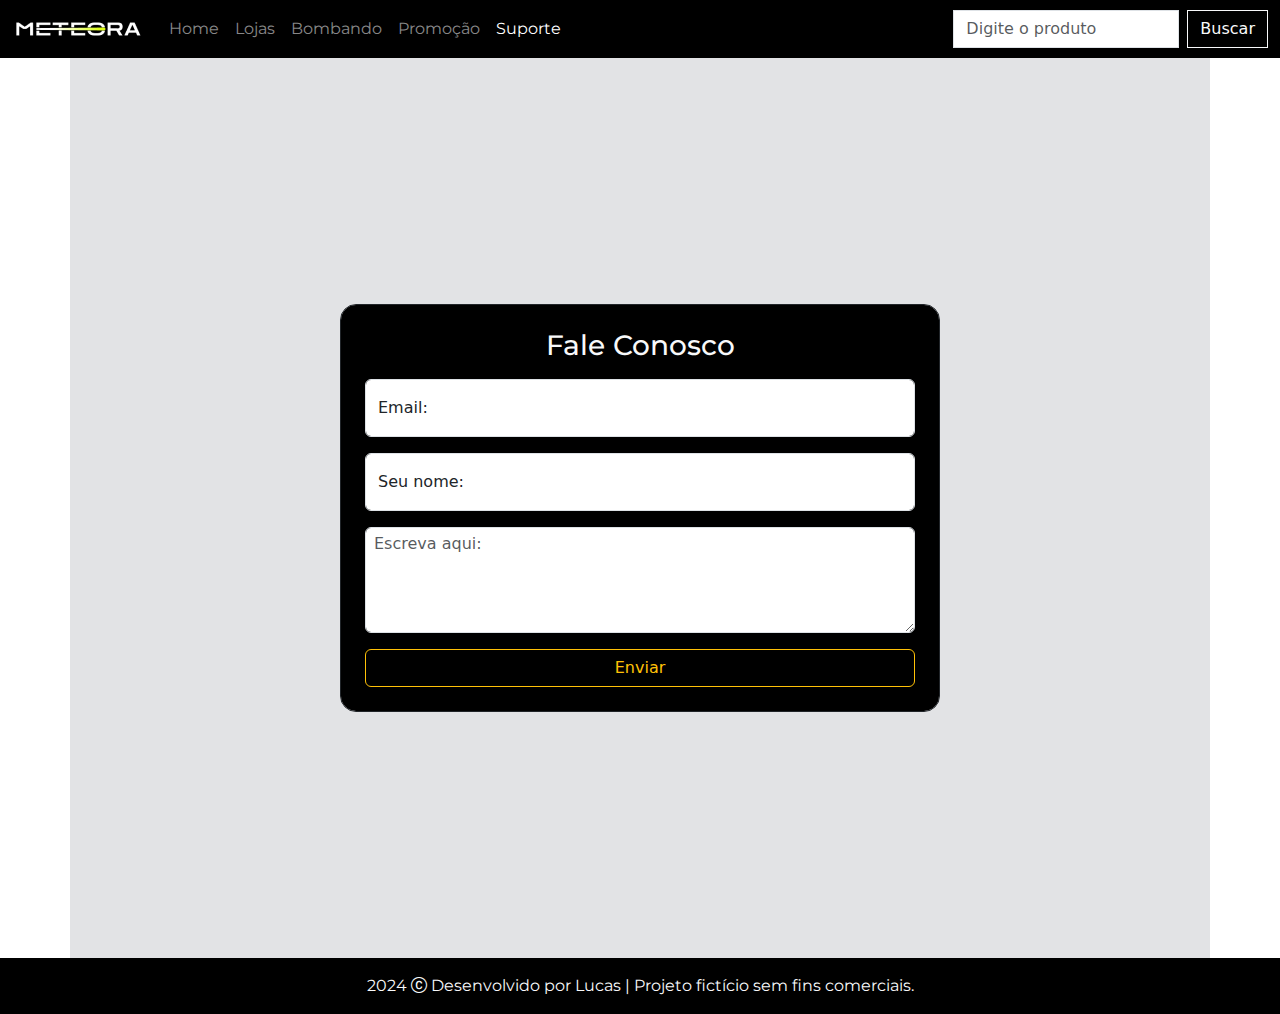
<file: meteora/links-navbar/suporte.html>
<!DOCTYPE html>
<html lang="pt-br">
<head>
    <meta charset="UTF-8">
    <meta http-equiv="X-UA-Compatible" content="IE=edge">
    <meta name="viewport" content="width=device-width, initial-scale=1.0">
    <link rel="shortcut icon" href="../assets/favicon.png" type="image/x-icon">
    <title>Suporte - METEORA</title>
    <link rel="stylesheet" href="../style.css">
    <link rel="stylesheet" href="https://cdn.jsdelivr.net/npm/bootstrap-icons@1.11.3/font/bootstrap-icons.min.css">
    <link href="https://cdn.jsdelivr.net/npm/bootstrap@5.3.3/dist/css/bootstrap.min.css" rel="stylesheet"
        integrity="sha384-QWTKZyjpPEjISv5WaRU9OFeRpok6YctnYmDr5pNlyT2bRjXh0JMhjY6hW+ALEwIH" crossorigin="anonymous">
</head>
<body>

    <nav class="navbar navbar-expand-md bg-black navbar-dark"> <!-- Inicio NavBar -->
        <div class="container-fluid">
            <a class="navbar-brand" href="../index.html">
                <h1 class="m-0"><img class="d-block" src="../assets/logo-meteora.png" alt="logo-meteora"></h1>
            </a>
            <button class="navbar-toggler" type="button" data-bs-toggle="collapse"
                data-bs-target="#navbarSupportedContent" aria-controls="navbarSupportedContent" aria-expanded="false"
                aria-label="Toggle navigation">
                <span class="navbar-toggler-icon"></span>
            </button>
            <div class="collapse navbar-collapse" id="navbarSupportedContent">
                <ul class="navbar-nav me-auto">
                    <li class="nav-item">
                        <a class="nav-link" aria-current="page" href="../index.html">Home</a>
                    </li>
                    <li class="nav-item">
                        <a class="nav-link" href="lojas.html">Lojas</a>
                    </li>
                    <li class="nav-item">
                        <a class="nav-link" href="bombando.html">Bombando</a>
                    </li>
                    <li class="nav-item">
                        <a class="nav-link" href="promocao.html">Promoção</a>
                    </li>
                    <li class="nav-item">
                        <a class="nav-link active" href="suporte.html">Suporte</a>
                    </li>
                </ul>
                <form class="d-flex" role="search">
                    <input class="form-control me-2 rounded-0" type="search" placeholder="Digite o produto"
                        aria-label="Pesquisar">
                    <button class="btn btn-outline-light rounded-0" type="submit">Buscar</button>
                </form>
            </div>
        </div>
    </nav> <!-- Fim NavBar -->

    <main style="min-height: 100%;" class="w-100 container d-flex flex-column align-items-center justify-content-center bg-secondary-subtle"> <!--Inicio Form-->
        <form action="#" class="form-control border border-dark p-4 rounded-4 w-75 bg-black bg-gradiente" style="max-width: 600px;">
            <div>
                <h3 class="text-center text-light mb-3">Fale Conosco</h3>
                <div class="form-floating mb-3">
                    <input type="email" class="form-control focus-ring focus-ring-light px-2 text-decoration-none border rounded-2" id="floatingInput" placeholder="name@example.com">
                    <label for="floatingInput">Email:</label>
                </div>
                <div class="form-floating mb-3">
                    <input type="text" class="form-control focus-ring focus-ring-light px-2 text-decoration-none border rounded-2" id="floatingInput" placeholder="Seu nome">
                    <label for="floatingInputName">Seu nome:</label>
                </div>
                <div>
                    <textarea class="form-control focus-ring focus-ring-light py-1 px-2 text-decoration-none border rounded-2" placeholder="Escreva aqui:" id="floatingTextarea2" rows="4"></textarea>
                </div>
            </div>
            <button type="button" class="mt-3 btn btn-outline-warning w-100">Enviar</button>
        </form>
    </main> <!--Fim Form-->

    <footer class="text-center bg-black"><!--Inicio Footer-->
        <p class="py-3 text-light">2024 <i class="bi bi-c-circle"></i> Desenvolvido por Lucas | Projeto fictício sem
             fins comerciais.</p>
    </footer> <!--Fim Footer-->

    <script src="https://cdn.jsdelivr.net/npm/bootstrap@5.3.3/dist/js/bootstrap.bundle.min.js"
        integrity="sha384-YvpcrYf0tY3lHB60NNkmXc5s9fDVZLESaAA55NDzOxhy9GkcIdslK1eN7N6jIeHz" crossorigin="anonymous">
    </script>
</body>
</file>
<file: meteora/style.css>
@import url('https://fonts.googleapis.com/css2?family=Montserrat:ital,wght@0,100..900;1,100..900&family=MuseoModerno:ital,wght@0,100..900;1,100..900&display=swap');

body {
    height: 100vh;
}

h1, h2, h3, h4, h5, p, a {
    font-family: "Montserrat", sans-serif;
}

.texto-menor {
    font-size: 13px;
}

.divs-facilidades{
    width: 325px;
}

.texto-cor-verde {
    color: #DAFF01;
}

.mark-cor-verde {
    background-color: #DAFF01;
}

.botao-lilas {
    background-color: #9353FF;
}

.posicao{
    top: 40%;
}

@media(max-width: 767px){
    .posicao{
        top:60%;
    }
}
</file>
<file: serenatto/style.css>
body {
    --bege: #E6E0D6;
    --marrom-escuro: #816D4F;
    --marrom-clar0: #B29463;

    font-family: "Barlow", sans-serif;
    height: 4000px;
}

input[type=checkbox] {
    border: 2px solid var(--marrom-claro);
    box-shadow: none;
}
  
input[type=checkbox]:checked, input[type="checkbox"]:focus {
    background-color: var(--marrom-escuro);
    border-color: var(--marrom-escuro);
    box-shadow: none;
    outline: none;
}

.banner-1 {
    background-image: url(/serenatto/assets/banner-1.png);
}

.banner-2 {
    background-image: url(/serenatto/assets/banner-2.png);
}

.banner-3 {
    background-image: url(/serenatto/assets/banner-3.png);
}

.banners {
    width: 100%;
    height: 100vh;
    background-repeat: no-repeat;
    background-size: cover;
    background-position: center;
    background-attachment: fixed;
}

.banners-titulo {
    --bs-bg-opacity: .2;
}

.botao-padrao {
    background-color: var(--marrom-clar0);
}

.botao-padrao:hover {
    background-color: var(--marrom-escuro);
}
</file>
